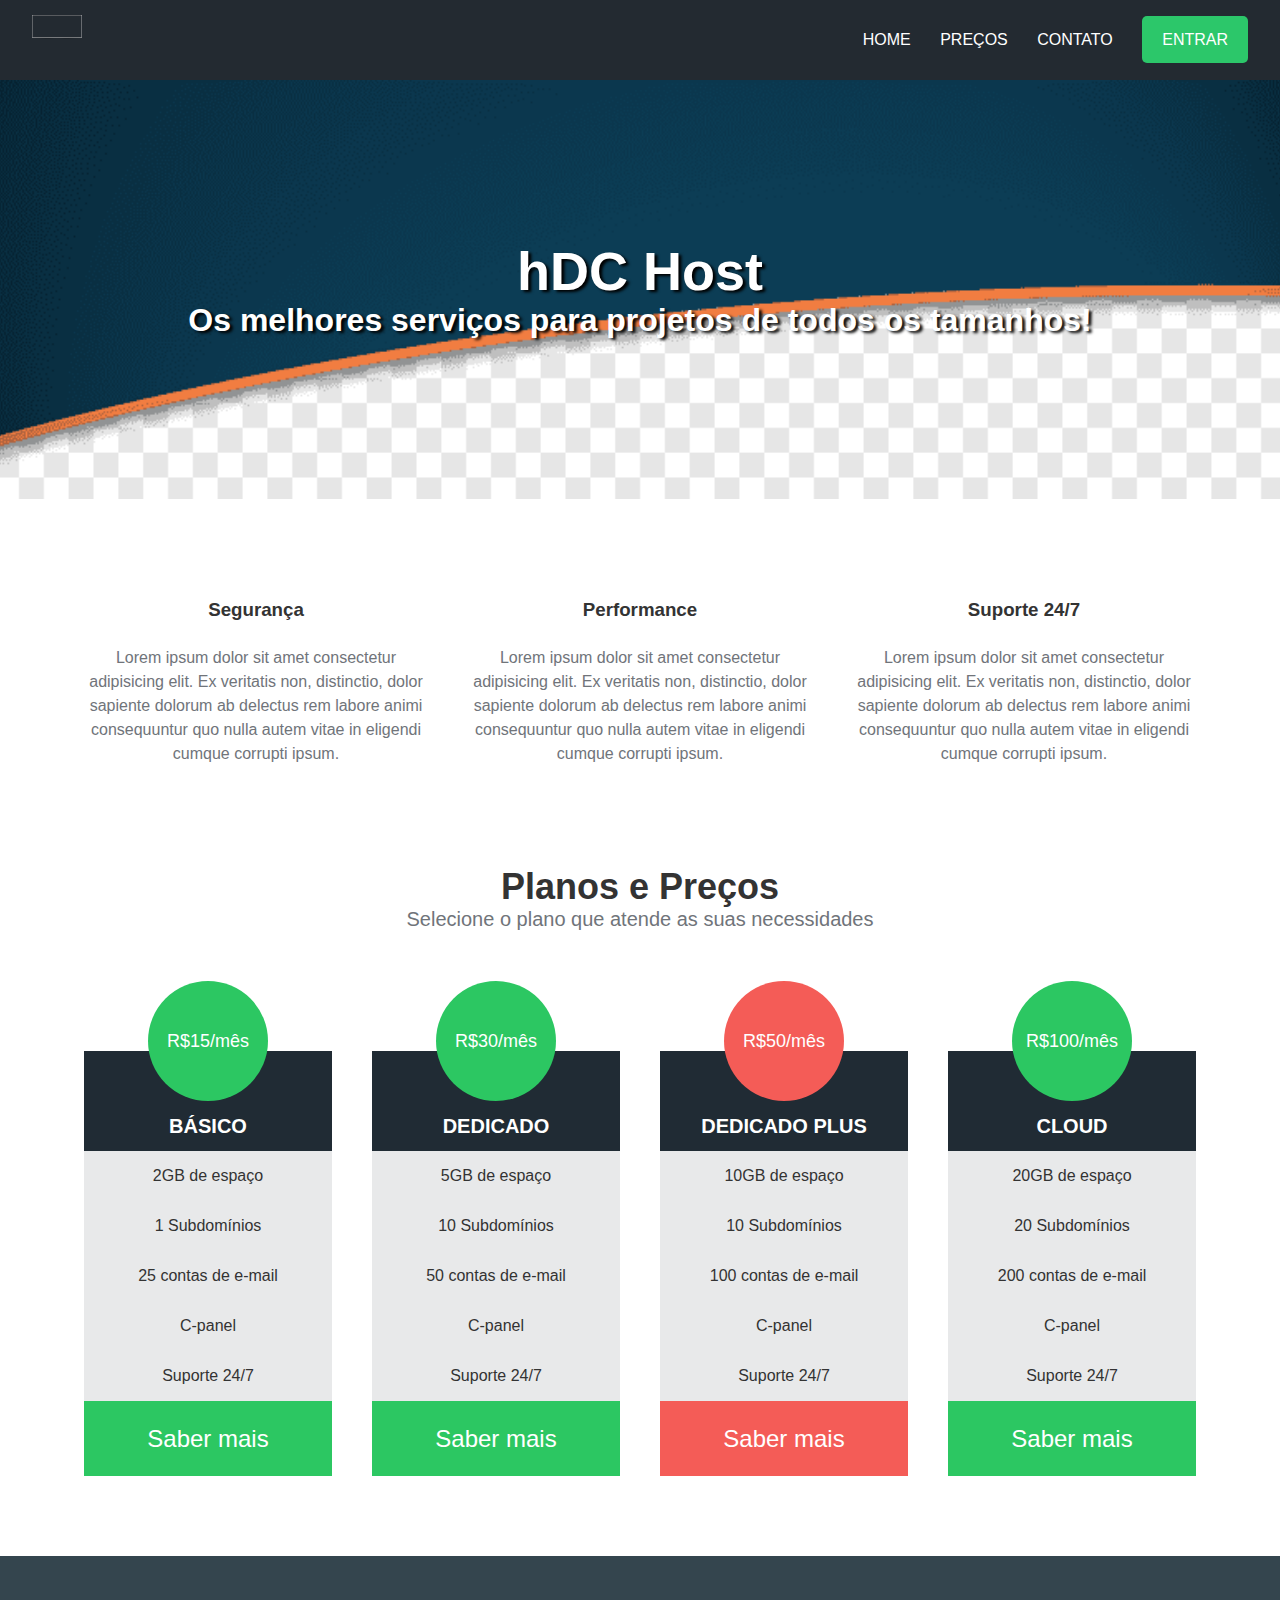
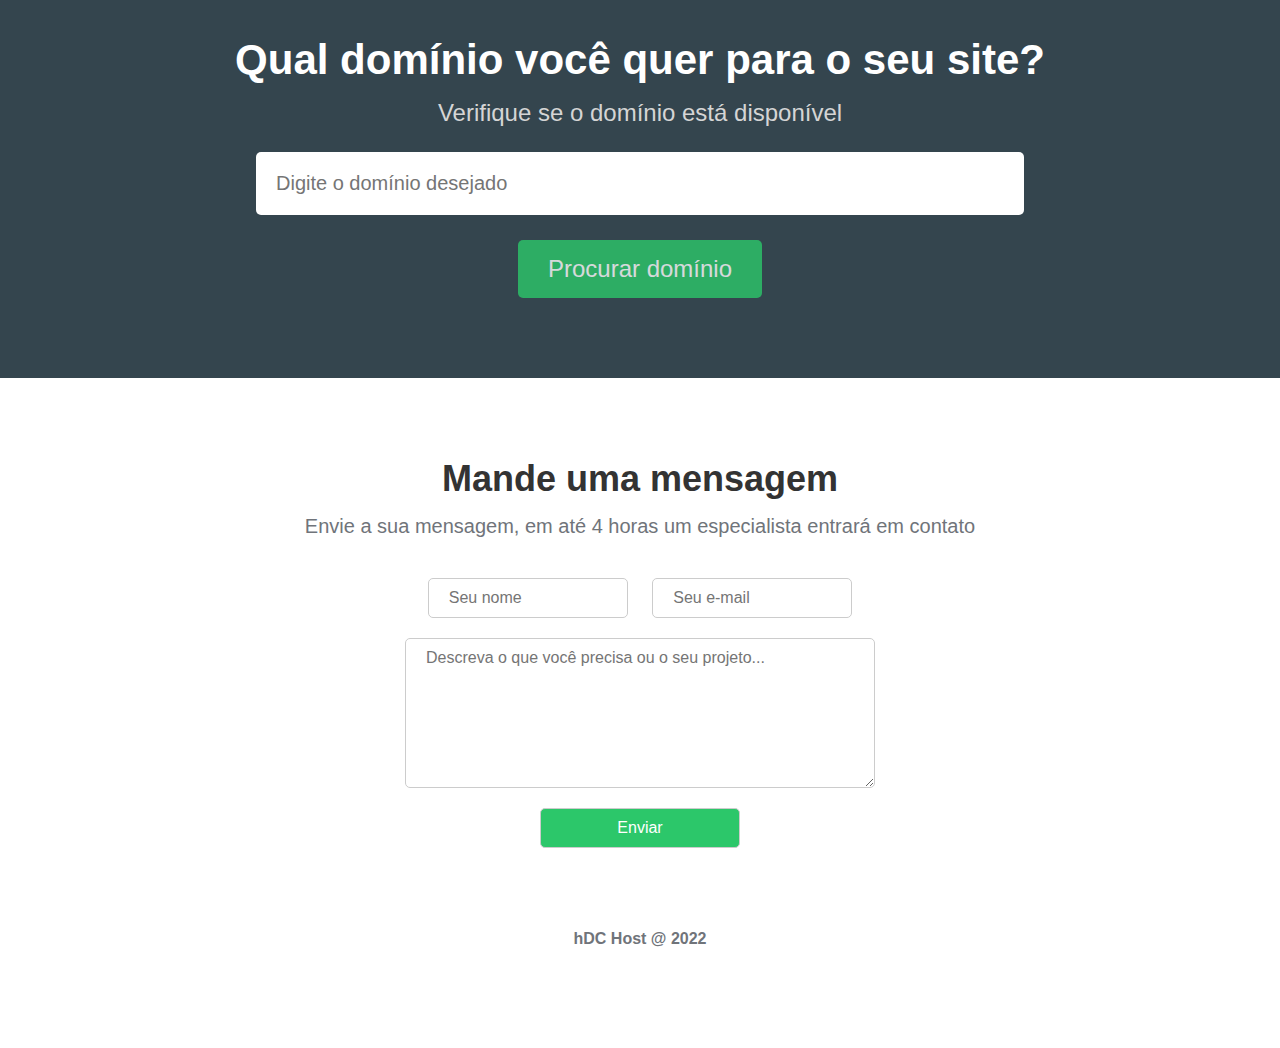
<file: hDC/index.html>
<!DOCTYPE html>
<html lang="en">

<head>
    <meta charset="UTF-8" />
    <meta http-equiv="X-UA-Compatible" content="IE=edge" />
    <meta name="viewport" content="width=device-width, initial-scale=1.0" />
    <title>hDC Host</title>
    <!-- Ícones -->
    <link rel="stylesheet" href="https://cdnjs.cloudflare.com/ajax/libs/font-awesome/6.2.0/css/all.min.css"
        integrity="sha512-xh6O/CkQoPOWDdYTDqeRdPCVd1SpvCA9XXcUnZS2FmJNp1coAFzvtCN9BmamE+4aHK8yyUHUSCcJHgXloTyT2A=="
        crossorigin="anonymous" referrerpolicy="no-referrer" />
    <!-- Estilos -->
    <link rel="stylesheet" href="css/style.css" />
</head>

<body>
    <div class="container">
        <div class="navbar-container">
            <nav>
                <a href="#">
                    <img src="img/tela.png" alt="hDC Host" class="logo" />
                </a>
                    <ul class="navbar-items">
                        <li>
                            <a href="#">Home</a>
                        </li>
                        <li>
                            <a href="#">Preços</a>
                        </li>
                        <li>
                            <a href="#">Contato</a>
                        </li>
                        <li>
                            <a href="#" class="default-btn">Entrar</a>
                        </li>
                    </ul>
                </nav>
            </div>
            <main>
        <div class="main-banner">
        <h1>hDC Host</h1>
        <p>Os melhores serviços para projetos de todos os tamanhos!</p>
        </div>
        <section class="services-container">
            <ul>
                <li>
                    <i class="fas fa-shield-alt"></i>
                    <h3>Segurança</h3>
                    <p>
                        Lorem ipsum dolor sit amet consectetur adipisicing elit. Ex
                        veritatis non, distinctio, dolor sapiente dolorum ab delectus
                        rem labore animi consequuntur quo nulla autem vitae in eligendi
                        cumque corrupti ipsum.
                    </p>
                </li>
                <li>
                    <i class="fas fa-rocket"></i>
                    <h3>Performance</h3>
                    <p>
                        Lorem ipsum dolor sit amet consectetur adipisicing elit. Ex
                        veritatis non, distinctio, dolor sapiente dolorum ab delectus
                        rem labore animi consequuntur quo nulla autem vitae in eligendi
                        cumque corrupti ipsum.
                    </p>
                </li>
                <li>
                    <i class="fas fa-comments"></i>
                    <h3>Suporte 24/7</h3>
                    <p>
                        Lorem ipsum dolor sit amet consectetur adipisicing elit. Ex
                        veritatis non, distinctio, dolor sapiente dolorum ab delectus
                        rem labore animi consequuntur quo nulla autem vitae in eligendi
                        cumque corrupti ipsum.
                    </p>
                </li>
            </ul>
        </section>
        <section class="pricing-container">
            <h2>Planos e Preços</h2>
            <p>Selecione o plano que atende as suas necessidades</p>
            <div class="plans-container">
                <div class="plan">
                    <ul>
                        <li class="price">R$15/mês</li>
                        <li class="plan-name">Básico</li>
                        <li>2GB de espaço</li>
                        <li>1 Subdomínios</li>
                        <li>25 contas de e-mail</li>
                        <li>C-panel</li>
                        <li>Suporte 24/7</li>
                        <li class="plan-btn">Saber mais</li>
                    </ul>
                </div>
                <div class="plan">
                    <ul>
                        <li class="price">R$30/mês</li>
                        <li class="plan-name">Dedicado</li>
                        <li>5GB de espaço</li>
                        <li>10 Subdomínios</li>
                        <li>50 contas de e-mail</li>
                        <li>C-panel</li>
                        <li>Suporte 24/7</li>
                        <li class="plan-btn">Saber mais</li>
                    </ul>
                </div>
                <div class="plan">
                    <ul>
                        <li class="price recommended">R$50/mês</li>
                        <li class="plan-name">Dedicado Plus</li>
                        <li>10GB de espaço</li>
                        <li>10 Subdomínios</li>
                        <li>100 contas de e-mail</li>
                        <li>C-panel</li>
                        <li>Suporte 24/7</li>
                        <li class="plan-btn recommended">Saber mais</li>
                    </ul>
                </div>
                <div class="plan">
                    <ul>
                        <li class="price">R$100/mês</li>
                        <li class="plan-name">Cloud</li>
                        <li>20GB de espaço</li>
                        <li>20 Subdomínios</li>
                        <li>200 contas de e-mail</li>
                        <li>C-panel</li>
                        <li>Suporte 24/7</li>
                        <li class="plan-btn">Saber mais</li>
                    </ul>
                </div>
            </div>
        </section>
        <section class="searchdomain-container">
            <h2>Qual domínio você quer para o seu site?</h2>
            <p>Verifique se o domínio está disponível</p>
            <form>
                <input type="text" name="domain" id="domain" placeholder="Digite o domínio desejado" />
                <input type="submit" value="Procurar domínio" />
            </form>
        </section>
        <section class="contact-container">
            <h2>Mande uma mensagem</h2>
            <p>
                Envie a sua mensagem, em até 4 horas um especialista entrará em
                contato
            </p>
            <form>
                <input type="text" name="name" id="name" placeholder="Seu nome" />
                <input type="email" name="email" id="email" placeholder="Seu e-mail" />
                <textarea name="message" id="message" placeholder="Descreva o que você precisa ou o seu projeto..."></textarea>
                <input type="submit" value="Enviar" />
            </form>
        </section>
        </main>
        <footer>
            <p>hDC Host @ 2022</p>
        </footer>
        </div>
        </body>
        
        </html>
</body>
</html>
</file>
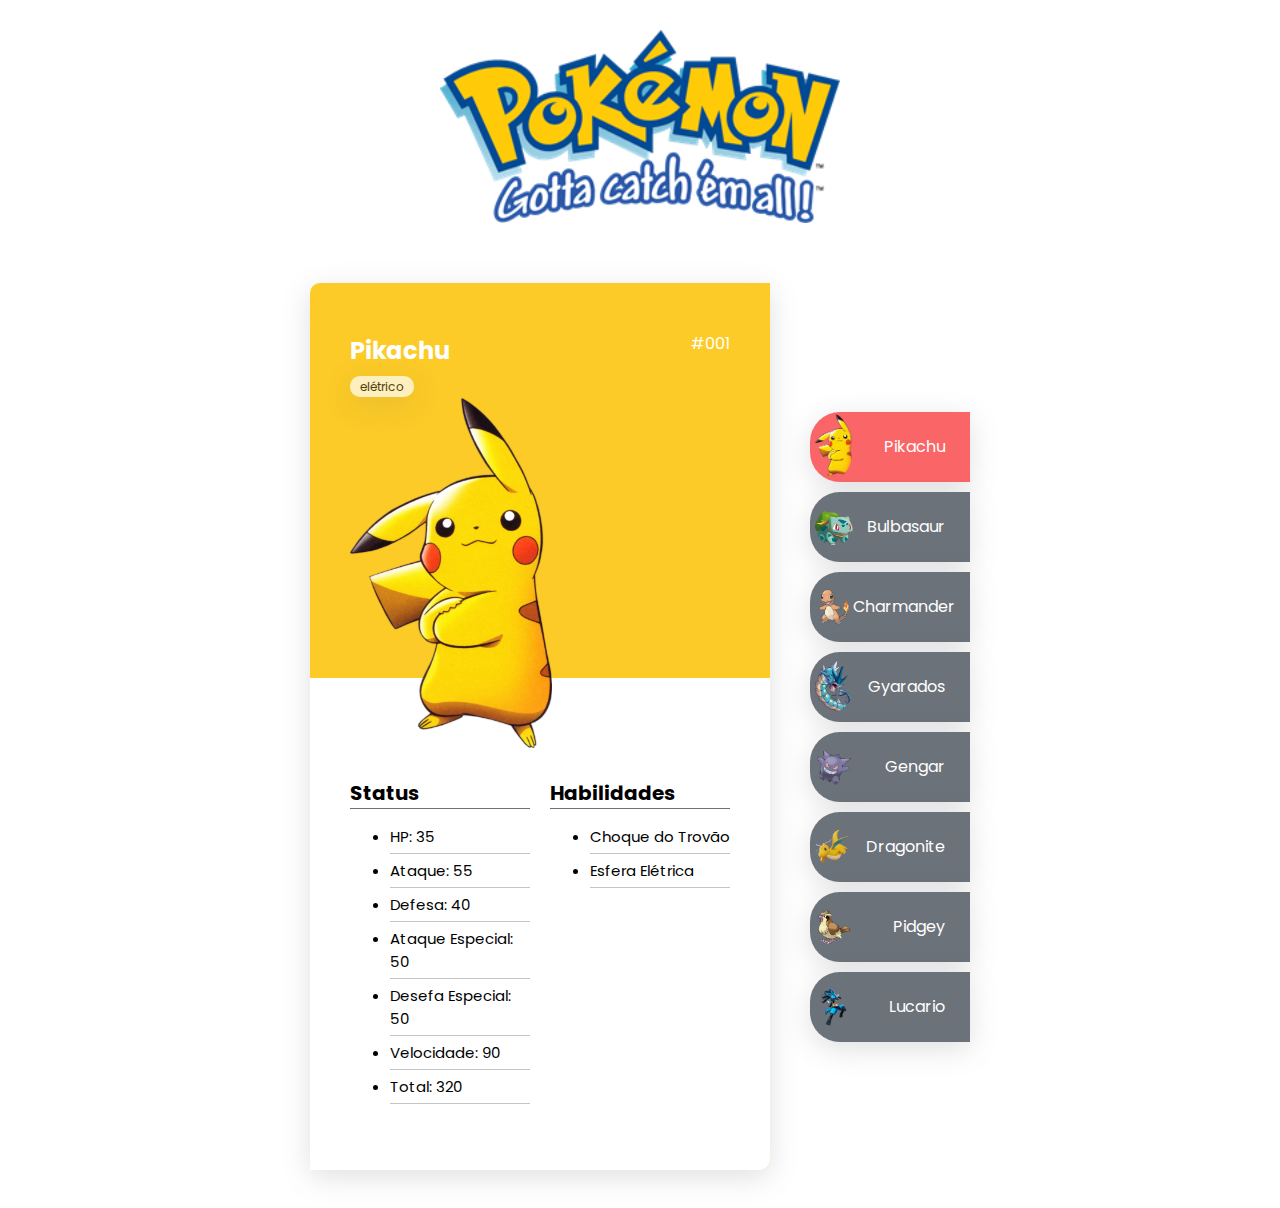
<file: pokedex4/index.html>
<!DOCTYPE html>
<html lang="pt-BR">

<head>
    <meta charset="UTF-8">
    <meta http-equiv="X-UA-Compatible" content="IE=edge">
    <meta name="viewport" content="width=device-width, initial-scale=1.0">
    <link rel="stylesheet" href="global.css">
    <link rel="stylesheet" href="cartao.css">
    <link rel="stylesheet" href="listagem.css"> 

    <title>Pokédex </title>
</head>

<body>
    <header>
        <picture class="topo">
            <source media="(max-width: 750px)" srcset="Pokemon-logo-497D61B223-seeklogo">

            <img src="img/Pokemon-logo-497D61B223-seeklogo.com.png" class="animate__animated animate__pulse" alt="logo-pokedex">
        </picture>
    </header>

    <main>
        <div class="pokedex">
            <div class="cartoes-pokemon">
                <div class="cartao-pokemon aberto tipo-eletrico" id="cartao-pikachu">
                    <div class="cartao-topo">
                        <div class="detalhes">
                            <h2 class="nome">Pikachu</h2>
                            <span>#001</span>
                        </div>

                        <span class="tipo">elétrico</span>

                        <div class="cartao-imagem">
                            <img class="animate__animated animate__zoomIn" src="img/Pikachu_render_by_hikarichan95-d4jr57z.webp"
                                alt="Imagem do Pikachu">
                        </div>
                    </div>

                    <div class="cartao-info">
                        <div class="status">
                            <h3>Status</h3>
                            <ul>
                                <li>HP: 35</li>
                                <li>Ataque: 55</li>
                                <li>Defesa: 40</li>
                                <li>Ataque Especial: 50</li>
                                <li>Desefa Especial: 50</li>
                                <li>Velocidade: 90</li>
                                <li>Total: 320</li>
                            </ul>
                        </div>
                        <div class="skills">
                            <h3>Habilidades</h3>
                            <ul>
                                <li>Choque do Trovão</li>
                                <li>Esfera Elétrica</li>
                            </ul>
                        </div>
                    </div>
                </div>
            </div>
            
            <div class="cartao-pokemon tipo-grama" id="cartao-bulbasaur">
                <div class="cartao-topo">
                    <div class="detalhes">
                        <h2 class="nome">Bulbasaur</h2>
                        <span>#002</span>
                    </div>

                    <span class="tipo">Grama</span>
                    <span class="tipo">veneno</span>

                    <div class="cartao-imagem">
                        <img class="animate__animated animate__zoomIn" src="img/1.pnj.png"
                            alt="Imagem do Bulbasaur">
                    </div>
                </div>
                <div class="cartao-info">
                    <div class="status">
                        <h3>Status</h3>
                        <ul>
                            <li>HP: 45</li>
                            <li>Ataque: 49</li>
                            <li>Defesa: 49</li>
                            <li>Ataque Especial: 65</li>
                            <li>Desefa Especial: 65</li>
                            <li>Velocidade: 45</li>
                            <li>Total: 318</li>
                        </ul>
                    </div>
                    <div class="skills">
                        <h3>Habilidades</h3>
                        <ul>
                            <li>Folhas de Navalha</li>
                            <li>Chicotes de Vinha</li>
                        </ul>
                    </div>
                </div>
            </div>
                    <div class="cartao-pokemon tipo-fogo" id="cartao-charmander">
                        <div class="cartao-topo">
                            <div class="detalhes">
                                <h2 class="nome">Charmander</h2>
                                <span>#003</span>
                            </div>
    
                            <span class="tipo">fogo</span>
    
                            <div class="cartao-imagem">
                                <img class="animate__animated animate__zoomIn" src="img/88c776175433921.Y3JvcCwxMDMxLDgwNiw0NDksMjE0.png"
                                    alt="Imagem do Charmander">
                            </div>
                        </div>
    
                        <div class="cartao-info">
                            <div class="status">
                                <h3>Status</h3>
                                <ul>
                                    <li>HP: 39</li>
                                    <li>Ataque: 52</li>
                                    <li>Defesa: 43</li>
                                    <li>Ataque Especial: 60</li>
                                    <li>Desefa Especial: 50</li>
                                    <li>Velocidade: 65</li>
                                    <li>Total: 309</li>
                                </ul>
                            </div>
                            <div class="skills">
                                <h3>Habilidades</h3>
                                <ul>
                                    <li>Rosnar</li>
                                    <li>Presas de Fogo</li>
                                </ul>
                            </div>
                        </div>
                    </div>
    
                    <div class="cartao-pokemon tipo-agua" id="cartao-gyarados">
                        <div class="cartao-topo">
                            <div class="detalhes">
                                <h2 class="nome">Gyarados</h2>
                                <span>#004</span>
                            </div>
    
                            <span class="tipo">água</span>
                            <span class="tipo">voador</span>
                            <div class="cartao-imagem">
                                <img class="animate__animated animate__zoomIn" src="img/2130-Shiny-Gyarados.webp"
                                    alt="Imagem do Pikachu">
                            </div>
                        </div>
    
                        <div class="cartao-info">
                            <div class="status">
                                <h3>Status</h3>
                                <ul>
                                    <li>HP: 95</li>
                                    <li>Ataque: 125</li>
                                    <li>Defesa: 79</li>
                                    <li>Ataque Especial: 60</li>
                                    <li>Desefa Especial: 100</li>
                                    <li>Velocidade: 81</li>
                                    <li>Total: 540</li>
                                </ul>
                            </div>
                            <div class="skills">
                                <h3>Habilidades</h3>
                                <ul>
                                    <li>Hidro Bomba</li>
                                    <li>Furacão</li>
                                </ul>
                            </div>
                        </div>
                    </div>
    
                    <div class="cartao-pokemon tipo-veneno" id="cartao-gengar">
                        <div class="cartao-topo">
                            <div class="detalhes">
                                <h2 class="nome">Gengar</h2>
                                <span>#005</span>
                            </div>
    
                            <span class="tipo">veneno</span>
                            <span class="tipo">fantasma</span>
    
                            <div class="cartao-imagem">
                                <img class="animate__animated animate__zoomIn" src="img/094.png"
                                    alt="Imagem do Gengar">
                            </div>
                        </div>
    
                        <div class="cartao-info">
                            <div class="status">
                                <h3>Status</h3>
                                <ul>
                                    <li>HP: 60</li>
                                    <li>Ataque: 65</li>
                                    <li>Defesa: 60</li>
                                    <li>Ataque Especial: 130</li>
                                    <li>Desefa Especial: 75</li>
                                    <li>Velocidade: 110</li>
                                    <li>Total: 500</li>
                                </ul>
                            </div>
                            <div class="skills">
                                <h3>Habilidades</h3>
                                <ul>
                                    <li>Hipnose</li>
                                    <li>Bola das Sombras</li>
                                </ul>
                            </div>
                        </div>
                    </div>
    
                    <div class="cartao-pokemon tipo-dragao" id="cartao-dragonite">
                        <div class="cartao-topo">
                            <div class="detalhes">
                                <h2 class="nome">Dragonite</h2>
                                <span>#006</span>
                            </div>
    
                            <span class="tipo">dragão</span>
                            <span class="tipo">voador</span>
    
                            <div class="cartao-imagem">
                                <img class="animate__animated animate__zoomIn" src="img/stat-dragonite.png"
                                    alt="Imagem do Dragonite">
                            </div>
                        </div>
    
                        <div class="cartao-info">
                            <div class="status">
                                <h3>Status</h3>
                                <ul>
                                    <li>HP: 91</li>
                                    <li>Ataque: 134</li>
                                    <li>Defesa: 95</li>
                                    <li>Ataque Especial: 100</li>
                                    <li>Desefa Especial: 100</li>
                                    <li>Velocidade: 80</li>
                                    <li>Total: 600</li>
                                </ul>
                            </div>
                            <div class="skills">
                                <h3>Habilidades</h3>
                                <ul>
                                    <li>Soco de Fogo</li>
                                    <li>Investida do Dragão</li>
                                </ul>
                            </div>
                        </div>
                    </div>
                </div>
                <div class="cartao-pokemon tipo-normal" id="cartao-pidgey">
                    <div class="cartao-topo">
                        <div class="detalhes">
                            <h2 class="nome">Pidgey</h2>
                            <span>#006</span>
                        </div>

                        <span class="tipo">normal</span>
                        <span class="tipo">voador</span>

                        <div class="cartao-imagem">
                            <img class="animate__animated animate__zoomIn" src="img/pidgey.png"
                                alt="Imagem do Pidgey">
                        </div>
                    </div>

                    <div class="cartao-info">
                        <div class="status">
                            <h3>Status</h3>
                            <ul>
                                <li>HP: 91</li>
                                <li>Ataque: 134</li>
                                <li>Defesa: 95</li>
                                <li>Ataque Especial: 100</li>
                                <li>Desefa Especial: 100</li>
                                <li>Velocidade: 80</li>
                                <li>Total: 600</li>
                            </ul>
                        </div>
                        <div class="skills">
                            <h3>Habilidades</h3>
                            <ul>
                                <li>ventania</li>
                                <li>cabeçada</li>
                            </ul>
                        </div>
                    </div>
                </div>
            </div>
            <div class="cartao-pokemon tipo-lutador" id="cartao-lucario">
                <div class="cartao-topo">
                    <div class="detalhes">
                        <h2 class="nome">Lucario</h2>
                        <span>#010</span>
                    </div>

                    <span class="tipo">lutador</span>
                    <span class="tipo">metal</span>

                    <div class="cartao-imagem">
                        <img class="animate__animated animate__zoomIn" src="img/stat-lucario.png"
                            alt="Imagem do Pidgey">
                    </div>
                </div>

                <div class="cartao-info">
                    <div class="status">
                        <h3>Status</h3>
                        <ul>
                            <li>HP: 91</li>
                            <li>Ataque: 134</li>
                            <li>Defesa: 95</li>
                            <li>Ataque Especial: 100</li>
                            <li>Desefa Especial: 100</li>
                            <li>Velocidade: 80</li>
                            <li>Total: 600</li>
                        </ul>
                    </div>
                    <div class="skills">
                        <h3>Habilidades</h3>
                        <ul>
                            <li>corpo-a-corpo</li>
                            <li>canhão de luz</li>
                        </ul>
                    </div>
                </div>
            </div>
        </div>

            <nav class="listagem">
                <ul>
                    <li class="pokemon ativo" id="pikachu">
                        <img src="img/Pikachu_render_by_hikarichan95-d4jr57z.webp" alt="Cabeça do Pikachu">
                        <span>Pikachu</span>
                    </li>
                    <li class="pokemon" id="bulbasaur">
                        <img src="img/1.pnj.png" alt="Cabeça do Bulbasaur">
                        <span>Bulbasaur</span>
                    </li>
                    <li class="pokemon" id="charmander">
                        <img src="img/88c776175433921.Y3JvcCwxMDMxLDgwNiw0NDksMjE0.png" alt="Cabeça do Charmander">
                        <span>Charmander</span>
                    </li>
                    <li class="pokemon" id="gyarados">
                        <img src="img/2130-Shiny-Gyarados.webp" alt="Cabeça do Gyarados">
                        <span>Gyarados</span>
                    </li>
                    <li class="pokemon" id="gengar">
                        <img src="img/094.png" alt="Cabeça do Gengar">
                        <span>Gengar</span>
                    </li>
                    <li class="pokemon" id="dragonite">
                        <img src="img/stat-dragonite.png" alt="Cabeça do Dragonite">
                        <span>Dragonite</span>
                    </li>
                    <li class="pokemon" id="pidgey">
                      <img src="img/pidgey.png" alt="Cabeça do Pidgey">
                      <span>Pidgey</span>
                      <li class="pokemon" id="lucario">
                        <img src="img/stat-lucario.png" alt="Cabeça do lucario">
                        <span>Lucario</span>
                  </li>
                </ul>
            </nav>
        </div>
        
                  </ul>
              </div>
          </div>
      </div>
    </main>

    <script src="index.js"></script>
</body>

</html>
</file>
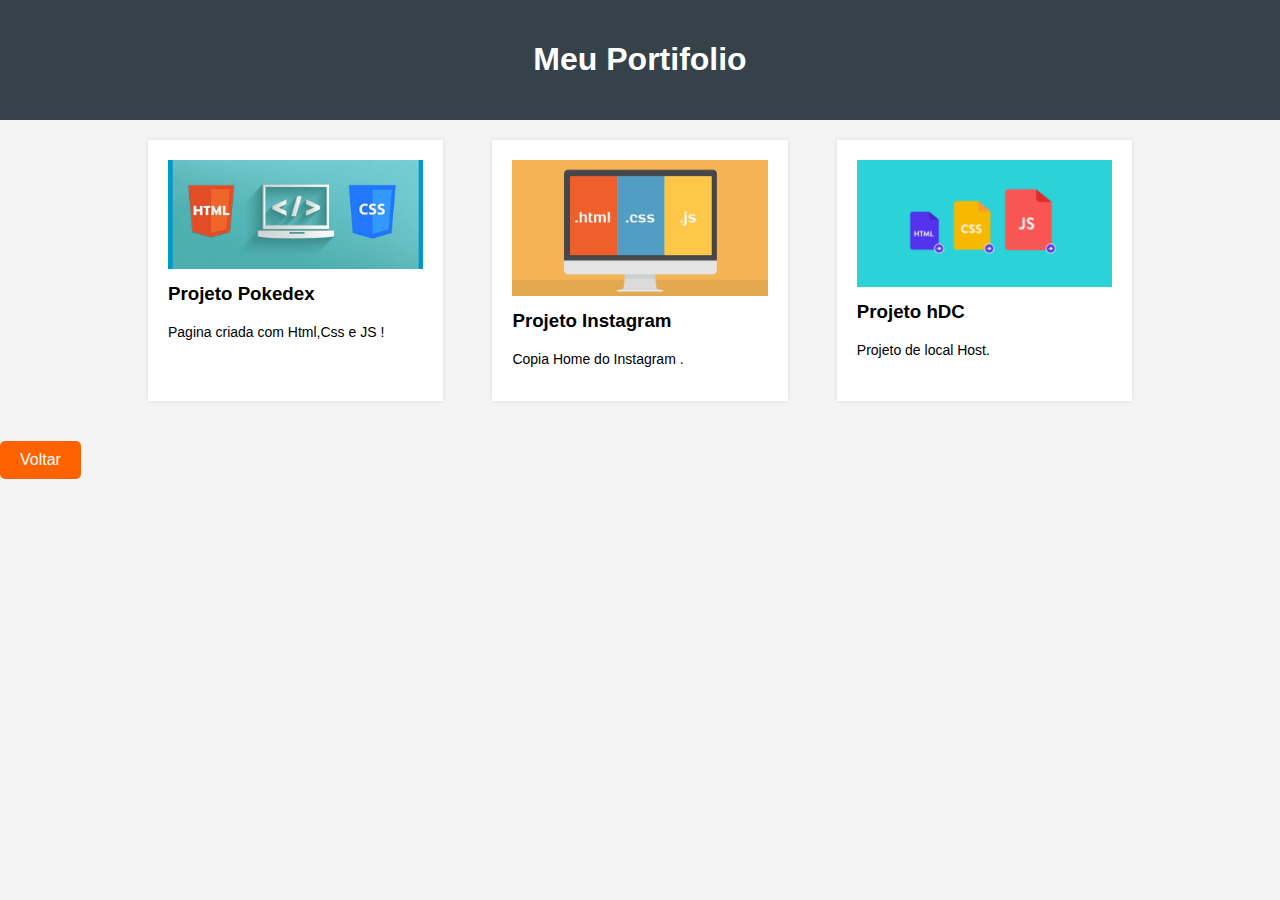
<file: portifolio/index.html>
<!DOCTYPE html>
<html lang="en">
<html lang="pt-br">

<head>
    <meta charset="UTF-8">
    <meta name="viewport" content="width=device-width, initial-scale=1.0">
    <title>Meu Portifolio</title>
    <link rel="stylesheet" href="sheet.css">
    <style>
        body {
            font-family: Arial, sans-serif;
            margin: 0;
            padding: 0;
            background-color: #f4f4f4;
            
        }

        header {
            background-color: #35424a;
            color: white;
            padding: 20px;
            text-align: center;
        }

        .container {

            width: 80%;
            margin: auto;
            overflow: hidden;
        }

        .project {
            float: left;
            width: 30%;
            padding: 20px;
            box-sizing: border-box;
        }

        .project img {
            width: 100%;
        }
        #botaoVoltar {
            
            
            background-color: hwb(23 0% 0%); /* Cor de fundo do botão */
            color: #fff; /* Cor do texto do botão */
            padding: 10px 20px; /* Espaçamento interno (topo/baixo, esquerda/direita) */
            border: none; /* Remover a borda do botão */
            cursor: pointer; /* Mudar o cursor ao passar o mouse */
            border-radius: 5px; /* Cantos arredondados */
            font-size: 16px; /* Tamanho da fonte */
        }

        /* Estilizar o botão quando passar o mouse por cima */
        #botaoVoltar:hover {
            background-color: #b35100; /* Cor de fundo alterada */
             }
             .btn,
  .btn:focus {
    outline: none !important;
    -webkit-box-shadow: none;
            box-shadow: none;}
      
    
        
        
    </style>
</head>
<body>
    <header>
        <h1>Meu Portifolio</h1>
    </header>
    
    <div class="container">
        <div class="project">
            <a href="file:///C:/Users/vinic/OneDrive/%C3%81rea%20de%20Trabalho/Projetos/portchat/pokedex4/index.html" target="_blank">
            <img src="imgchat/1619851762707.jpg"> </a>
            <h3>Projeto Pokedex</h3>
         
            <p>Pagina criada com Html,Css e JS !</p>
            
        </div>
        <div class="project">
            <a href="file:///C:/Users/vinic/OneDrive/%C3%81rea%20de%20Trabalho/Projetos/portchat/home%20insta/index.html" target="_blank">
            <img src="imgchat/projeto2.jpg" alt="Projeto 2"></a>
            <h3>Projeto Instagram </h3>
            <p>Copia Home do Instagram .</p>
        </div>
        <div class="project">
            <a href="file:///C:/Users/vinic/OneDrive/%C3%81rea%20de%20Trabalho/Projetos/portchat/hDC/index.html" target="_blank">
            <img src="imgchat/projeto3.png" alt="Projeto3"></a>
            <h3>Projeto hDC</h3>
            <p>Projeto de local Host.</p>
        </div>
    </div>
    <div class="btn-box">
    <button id="botaoVoltar"> Voltar</button>
    
      </div>
      

    <script>
    document.getElementById("botaoVoltar").addEventListener("click", function() {
        window.location.href = "file:///C:/Users/vinic/OneDrive/%C3%81rea%20de%20Trabalho/Projetos/novo%20projeto/index.html";
    });
        </script>
    <script src="scrip.js"></script>
    
   
</body>


</html>
</file>
<file: hDC/css/style.css>
/* Geral */
* {
    margin: 0;
    padding: 0;
    font-family: Helvetica;
    box-sizing: border-box;
}

h1,
h2,
h3 {
    color: #333;
}

p {
    color: #70747a;
}

/* Navbar */
.navbar-container {
    width: 100%;
    height: 80px;
    background-color: #232a31;
    padding: 0 2rem;
}

nav {
    position: relative;
}

.logo {
    width: 50px;
    margin-top: 15px;
}

.navbar-items {
    position: absolute;
    right: 0;
    height: 80px;
    line-height: 80px;
    margin: 0;
    display: inline-block;
}

.navbar-items li {
    display: inline-block;
    text-transform: uppercase;
    margin-left: 25px;
}

.navbar-items a {
    color: #fff;
    text-decoration: none;
    transition: 0.5s;
}

.navbar-items a:hover {
    color: #ccc;
}

.default-btn {
    padding: 15px 20px;
    background-color: #2cc76a;
    border-radius: 5px;
}

.navbar-items .default-btn:hover {
    background-color: #22bb5f;
    color: #fff;
}

/* main banner */
.main-banner {
    background-image: url("../img/banner.png");
    background-size: cover;
    background-position: center;
    padding: 10rem 0;
}

.main-banner h1,
.main-banner p {
    color: #fff;
    text-align: center;
    font-weight: bold;
    text-shadow: #000 3px 2px 3px;
}

.main-banner h1 {
    font-size: 54px;
}

.main-banner p {
    font-size: 32px;
}

/* services */
.services-container {
    padding: 5rem 0;
}

.services-container ul {
    display: flex;
    width: 90%;
    margin: 0 auto;
}

.services-container li {
    flex: 1 1 200px;
    list-style: none;
    text-align: center;
    padding: 20px;
}

.fas {
    font-size: 60px;
    margin-bottom: 15px;
}

.fa-shield-alt {
    color: #2cc76a;
}

.fa-rocket {
    color: #ef3f29;
}

.fa-comments {
    color: #ef8f29;
}

.services-container h3 {
    margin-bottom: 25px;
}

.services-container p {
    line-height: 24px;
}

/* prices and plans */
.pricing-container {
    padding-bottom: 5rem;
    text-align: center;
}

.pricing-container h2 {
    font-size: 36px;
}

.pricing-container p {
    font-size: 20px;
}

.plans-container {
    display: flex;
    justify-content: space-between;
    width: 90%;
    margin: 50px auto 0;
}

.plan {
    flex: 1;
    max-width: 275px;
    margin: 0 20px;
}

.plan ul {
    padding: 0;
}

.plan li {
    list-style: none;
    height: 50px;
    line-height: 50px;
    background-color: #e8e9ea;
    color: #333;
}

.plan .price {
    width: 120px;
    height: 120px;
    border-radius: 50%;
    background-color: #2cc762;
    color: #fff;
    text-align: center;
    line-height: 120px;
    margin: 0 auto -50px;
    font-size: 18px;
    position: relative;
}

.plan .plan-name {
    text-transform: uppercase;
    font-size: 20px;
    font-weight: bold;
    color: #fff;
    background-color: #202b34;
    padding: 50px 0;
}

.plan .plan-btn {
    background-color: #2cc762;
    color: #fff;
    font-size: 24px;
    height: 75px;
    line-height: 75px;
    cursor: pointer;
}

.plan .recommended {
    background-color: #f45c57;
}

/* search domain */
.searchdomain-container {
    background-color: #34454e;
    text-align: center;
    padding: 5rem 0;
}

.searchdomain-container h2 {
    color: #fff;
    font-size: 42px;
    margin-bottom: 15px;
}

.searchdomain-container p {
    color: #d5d5d5;
    font-size: 24px;
    margin-bottom: 25px;
}

.searchdomain-container input {
    display: block;
    border: none;
    border-radius: 5px;
    margin: 0 auto;
}

.searchdomain-container input[type="text"] {
    width: 60%;
    padding: 20px;
    font-size: 20px;
    margin-bottom: 25px;
}

.searchdomain-container input[type="submit"] {
    background-color: #2cc76a;
    padding: 15px 30px;
    color: #fff;
    font-size: 24px;
    cursor: pointer;
    opacity: 0.8;
}

.searchdomain-container input[type="submit"]:hover {
    opacity: 1;
}

/* contact form */
.contact-container {
    text-align: center;
    padding: 5rem 0 2rem 0;
}

.contact-container h2 {
    font-size: 36px;
    margin-bottom: 15px;
}

.contact-container p {
    font-size: 20px;
    margin-bottom: 40px;
}

.contact-container input,
.contact-container textarea {
    width: 200px;
    padding: 10px 20px;
    font-size: 16px;
    border-radius: 5px;
    border: 1px solid #ccc;
    margin: 0 10px 20px;
}

.contact-container textarea {
    display: block;
    margin: 0 auto 20px;
    width: 470px;
    height: 150px;
}

.contact-container input[type="submit"] {
    display: block;
    margin: 0 auto;
    background-color: #2cc76a;
    color: #fff;
    cursor: pointer;
}

/* footer */
footer {
    text-align: center;
    font-weight: bold;
    margin: 50px 0 100px;
}

/* responsividade */

/* small laptops a partir de 1100px */
@media (max-width: 1100px) {
    .plans-container {
        width: 95%;
    }

    .plan {
        margin: 0 5px;
    }
}

/* tablet 900px */
@media (max-width: 900px) {
    .main-banner p {
        padding: 0 6rem;
    }

    .searchdomain-container {
        padding: 2rem 4rem;
    }
}

/* celular 576px */
@media (max-width: 576px) {

    html,
    body {
        overflow-x: hidden;
    }

    .navbar-items li {
        font-size: 12px;
        margin-left: 10px;
    }

    .main-banner p {
        padding: 0 2rem;
    }

    .services-container ul {
        flex-direction: column;
    }

    .plans-container {
        flex-direction: column;
        width: 100%;
        padding: 0 2rem;
    }

    .plan {
        width: 100%;
        max-width: 100%;
        margin-bottom: 15px;
    }

    .searchdomain-container h2 {
        font-size: 28px;
    }

    .searchdomain-container input[type="text"] {
        width: 100%;
    }

    .contact-container {
        padding: 3rem 2rem;
    }

    .contact-container input,
    .contact-container textarea {
        width: 100%;
        margin: 10px 0;
    }
}
</file>
<file: pokedex4/global.css>
@import url('https://fonts.googleapis.com/css2?family=Poppins:wght@300;500;800&display=swap');

body {
    font-family: 'Poppins', sans-serif;
    background-image: url('https://images4.alphacoders.com/111/1113201.jpg');
    background-attachment: fixed; 
    background-size: cover;
}

main {
    min-height: 50vh;
    display: flex;
    align-items: center;
    justify-content: center;
}

picture img {
    width: 400px;
    display: flex;
    right: 0;
    left: 0;
    margin: 30px auto;
}

.pokedex {
    display: flex;
    gap: 30px;
    padding: 30px 0px;
}
</file>
<file: pokedex4/cartao.css>
.cartao-pokemon{
    display: none;
    box-shadow: #64646f33 0px 7px 29px 0px; 
    border-bottom-right-radius: 10px;
    border-top-left-radius: 10px;
}

.cartao-pokemon .cartao-topo{
    padding: 30px 40px 0;
}

.cartao-pokemon .nome{
    margin-bottom: 5px;
}

.cartao-pokemon .tipo{
    font-size: 12px;
    background-color: white;
    opacity: 0.7;
    border-radius: 10px;
    padding: 2px 10px;
    box-shadow: #64646f33 0px 7px 29px 0px; 
}

.cartao-pokemon .detalhes{
    color: white;
    display: flex;
    justify-content: space-between;
    align-items: center;
}

.cartao-pokemon .cartao-imagem{
    width: 350px;
    height: 350px;
    transition:ease ;
}

.cartao-pokemon img {
    max-height: 100%;
}

.cartao-pokemon .cartao-info{
    display: flex;
    justify-content: space-between;
    background-color: white;
    padding: 80px 30px 50px;
    margin-top: -70px;
    border-bottom-right-radius: 10px;
}

.cartao-pokemon .cartao-info h3{
    font-size: 20px;
    margin-bottom: 15px;
    border-bottom: 1px solid #6B727A;
}

.cartao-pokemon .cartao-info .status, .cartao-pokemon .cartao-info .skills{
     padding: 0 10px;
     width: 180px;
 }

.cartao-pokemon .cartao-info .skills ul li, .cartao-pokemon .cartao-info .status ul li{
    border-bottom: 1px solid #C3C4C5;
    padding: 0 0 5px;
    margin-bottom: 5px;
    font-size: 15px;
}

.cartao-pokemon.aberto{
    display: block;
}

.tipo-fogo{
    background-color: #ED8A8B;
}

.tipo-eletrico{
    background-color: #fcc719ef;
}

.tipo-agua{
    background-color: #76BEFE;
}

.tipo-grama{
    background-color: #49D0B0;
}

.tipo-fantasma{
    background-color: #0c010e;
}

.tipo-dragao{
    background-color: #C29791;
}
.tipo-veneno {
	background-color: purple;
}
.tipo-normal {
	background-color: #ED8A8B;
}
.tipo-voador {
	background-color: aqua;
}
.tipo-lutador {
    background-color: #6B727A;
}
</file>
<file: pokedex4/listagem.css>
.listagem{
    max-width: 200px;
}

.listagem .pokemon{
    display: flex;
    align-items: center;
    justify-content:space-between;
    margin-bottom: 10px;
    background-color: #6B727A;
    color: white;
    padding: 0 5px;
    cursor: pointer;
    border-top-left-radius: 30px;
    border-bottom-left-radius: 30px;
    min-height: 70px;
    box-shadow: #64646f33 0px 7px 29px 0px; 
    transition: 0.15s ease-in-out;
}

.listagem .pokemon:hover{
    transform: scale(1.05);
}

.listagem .pokemon img{
    width: 25%;
    border-radius: 50%;
}

.listagem .pokemon span{
    padding-right: 20px;
}

.listagem .pokemon.ativo{
    background-color: #FA6668;
}
</file>
<file: portifolio/sheet.css>
body {
    font-family: Arial, sans-serif;
    margin: 0;
    padding: 0;
    background-color: #f4f4f4;
}

header {
    background-color: #35424a;
    color: white;
    padding: 20px;
    text-align: center;
}

.container {
    width: 80%;
    margin: auto;
    display: flex;
    flex-wrap: wrap;
    justify-content: space-between;
    padding: 20px;
    box-sizing: border-box;
}

.project {
    width: 30%;
    margin-bottom: 20px;
    padding: 20px;
    background-color: white;
    box-shadow: 0 0 5px rgba(0, 0, 0, 0.1);
    transition: transform 0.2s;
}

.project:hover {
    transform: scale(1.05);
}

.project img {
    width: 100%;
    height: auto;
}

.project h3 {
    margin-top: 10px;
}

.project p {
    margin-top: 5px;
    font-size: 14px;
}
</file>
